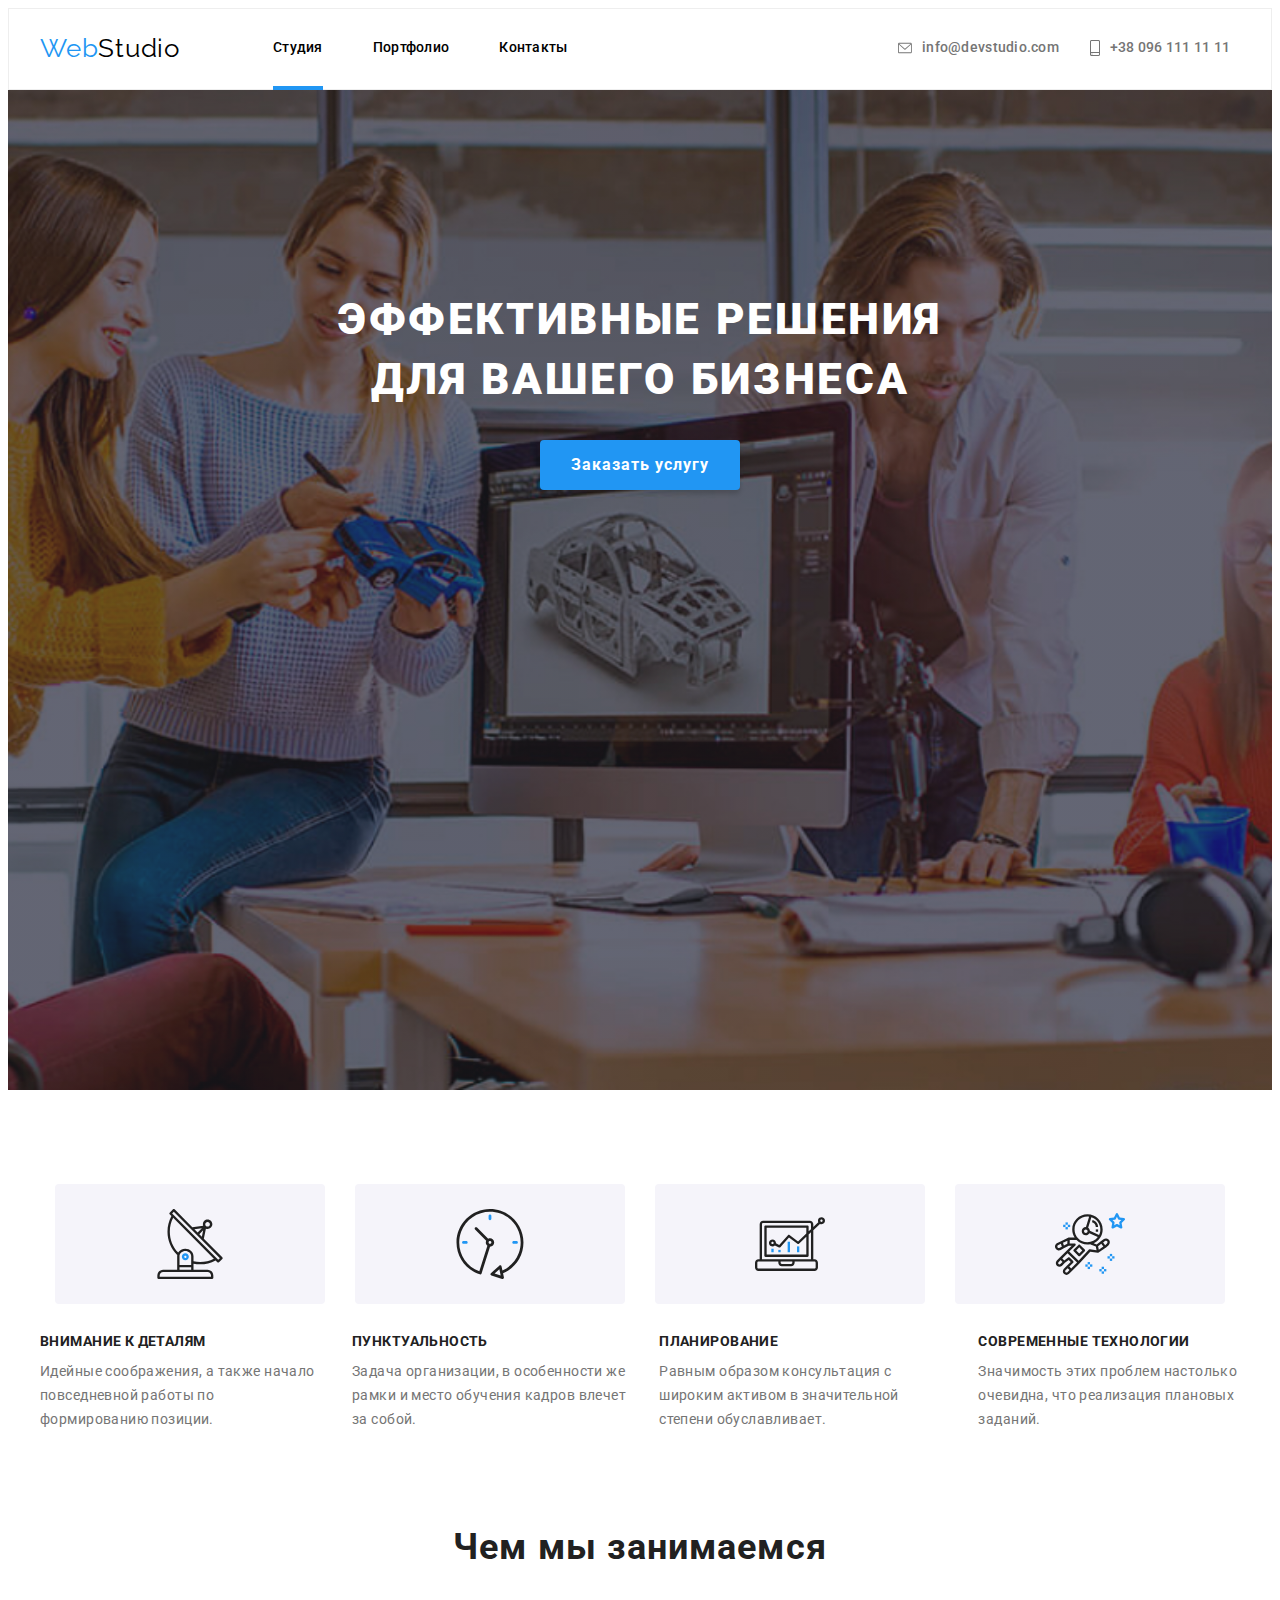
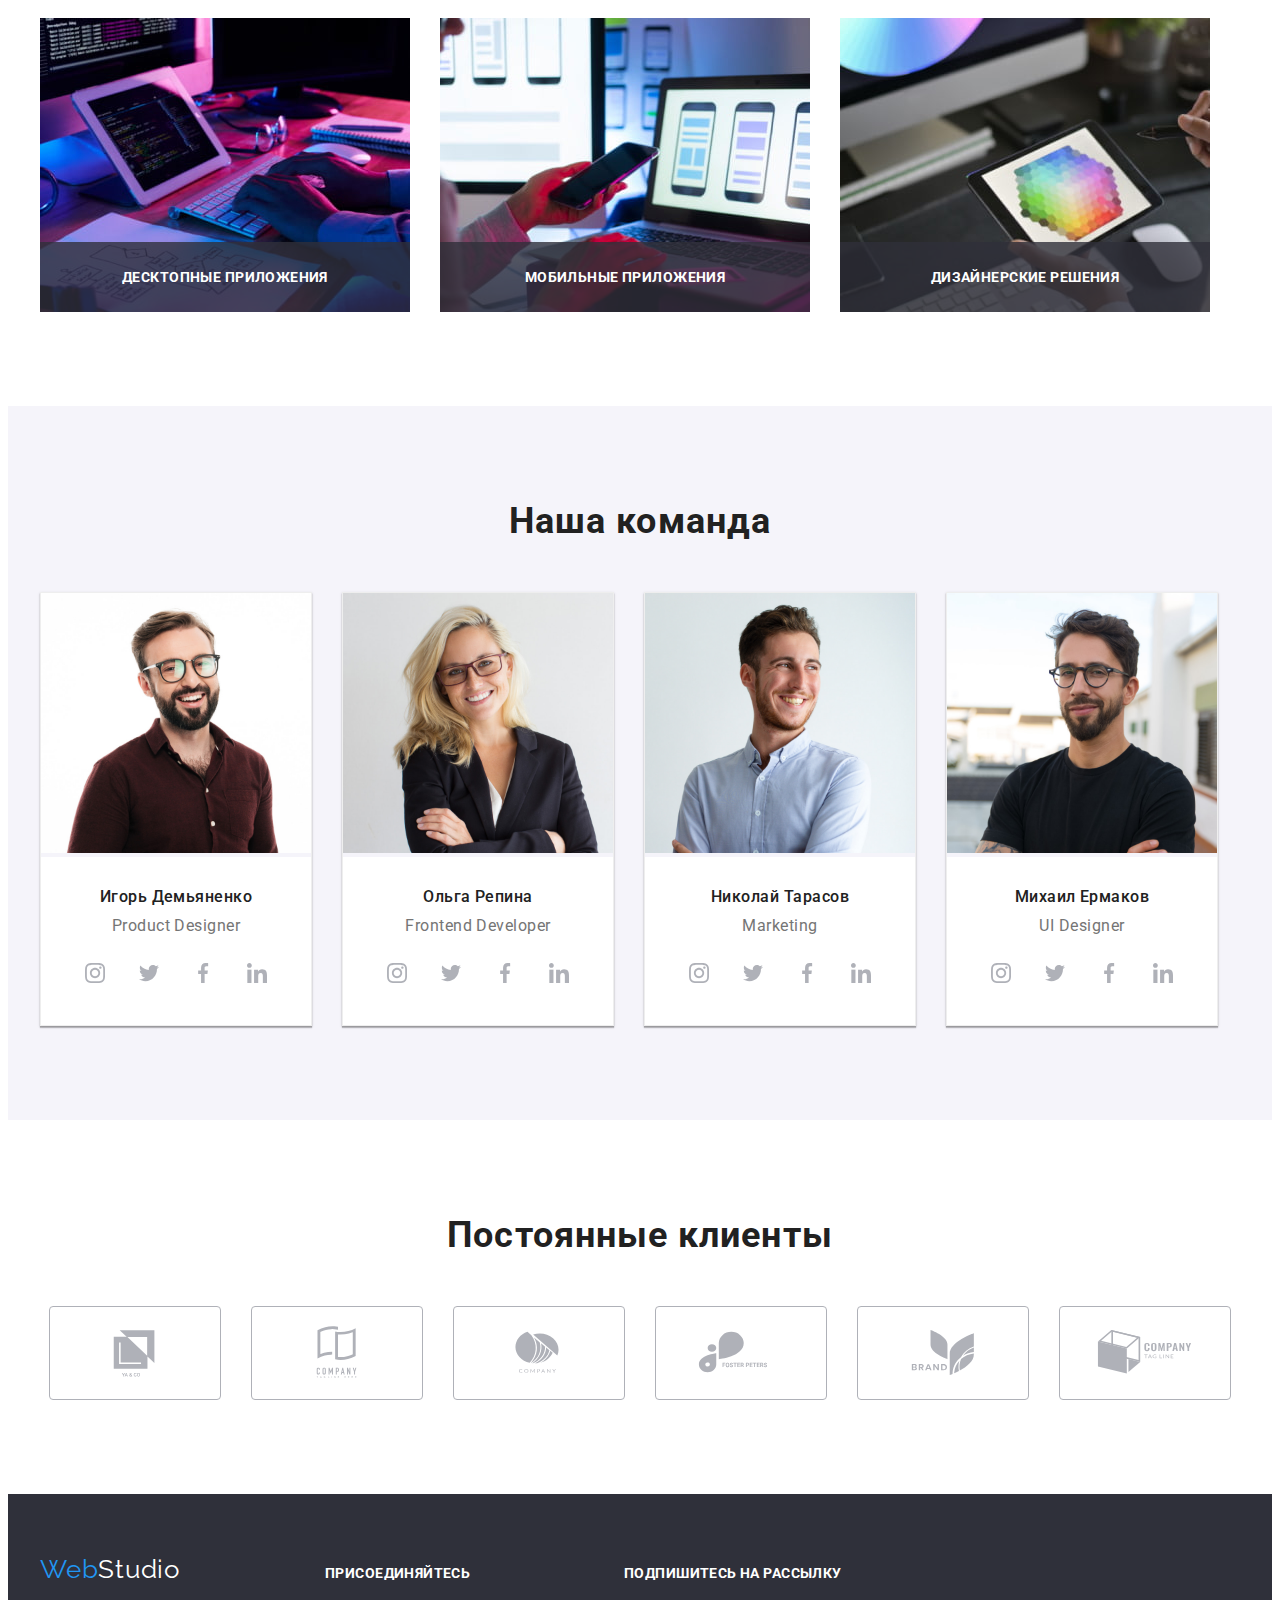
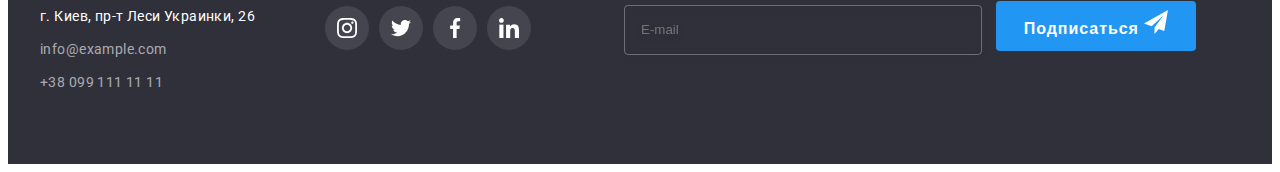
<file: index.html>
<!DOCTYPE html>
<html lang="en">
<head>
    <meta charset="UTF-8">
    <meta http-equiv="X-UA-Compatible" content="IE=edge">
    <meta name="viewport" content="width=device-width, initial-scale=1.0">
    <title>Document</title>
    <link rel="preconnect" href="https://fonts.googleapis.com">
    <link rel="preconnect" href="https://fonts.gstatic.com" crossorigin>
    <link href="https://fonts.googleapis.com/css2?family=Raleway:wght@700&family=Roboto:wght@400;500;700;900&display=swap" rel="stylesheet">
    <link rel="stylesheet" href="https://cdnjs.cloudflare.com/ajax/libs/modern-normalize/1.1.0/modern-normalize.min.css" integrity="sha512-wpPYUAdjBVSE4KJnH1VR1HeZfpl1ub8YT/NKx4PuQ5NmX2tKuGu6U/JRp5y+Y8XG2tV+wKQpNHVUX03MfMFn9Q==" crossorigin="anonymous" referrerpolicy="no-referrer" />
    <link rel="stylesheet" href="./css/main.css">
</head>
<body>
    <header class="header">
        <div class="container header__container">
            <a class="logo" href=""><span class="logo-accent">Web</span>Studio</a>
        <nav class="navigation">
            <ul class="header-list">
                <li class="header-list__item current"><a href="./index.html" class="header-list__link ">Студия</a></li>
                <li class="header-list__item"><a href="./portfolio.html" class="header-list__link">Портфолио</a></li>
                <li class="header-list__item"><a href="" class="header-list__link">Контакты</a></li>
            </ul> 
        </nav>
            <ul class="header-list contact">
                <li class="header-list__item mail"><a href="mailto:info@devstudio.com" class="header-list__mail">
                    <svg class="header-list__icon" width="16" height="12">
                        <use href="./images/icons.svg#icon-envelope"></use>
                    </svg>
                    info@devstudio.com</a>
                </li>
                <li class="header-list__item tel"><a href="tel:+380961111111" class="header-list__tel">
                    <svg class="header-list__icon" width="10" height="16">
                        <use href="./images/icons.svg#icon-smartphone"></use>
                    </svg>
                    +38 096 111 11 11</a>
                </li>
            </ul>
        </div>
    </header>
    <main>
            <section class="title">
                <div class="container">
                    <h1 class="title__text">Эффективные решения <br> для вашего бизнеса</h1>
                    <button type="button" class="title__btn" data-modal-open>Заказать услугу</button>
                </div>
            </section>
        
            <section class="about">
                <div class="container">
                    <div class="about-icon">
                        <ul class="about-icon__list">
                            <li class="about-icon__item">
                                <svg class="about-icon-svg" width="70" height="70">
                                    <use href="./images/icons.svg#icon-antenna-1"></use>
                                </svg>
                            </li>
                            <li class="about-icon__item">
                                <svg class="about-icon-svg" width="70" height="70">
                                    <use href="./images/icons.svg#icon-clock-1"></use>
                                </svg>
                            </li>
                            <li class="about-icon__item">
                                <svg class="about-icon-svg" width="70" height="70">
                                    <use href="./images/icons.svg#icon-diagram-1"></use>
                                </svg>
                            </li>
                            <li class="about-icon__item">
                                <svg class="about-icon-svg" width="70" height="70">
                                    <use href="./images/icons.svg#icon-astronaut-1"></use>
                                </svg>
                            </li>
                        </ul>
                    </div>
                    <ul class="about-list">
                        <li class="about-list__item">
                            <h3 class="about-list__title">Внимание к деталям</h3>
                            <p class="about-list__text">Идейные соображения, а также начало повседневной работы по формированию позиции.</p>
                        </li>
                        <li class="about-list__item">
                            <h3 class="about-list__title">Пунктуальность</h3>
                            <p class="about-list__text">Задача организации, в особенности же рамки и место обучения кадров влечет за собой.</p>
                        </li>
                        <li class="about-list__item">
                            <h3 class="about-list__title">Планирование</h3>
                            <p class="about-list__text">Равным образом консультация с широким активом в значительной степени обуславливает.</p>
                        </li>
                        <li class="about-list__item">
                            <h3 class="about-list__title">Современные технологии</h3>
                            <p class="about-list__text">Значимость этих проблем настолько очевидна, что реализация плановых заданий.</p>
                        </li>
                    </ul>
                </div>
            </section>
            <section class="work">
                <div class="container">
                    <h2 class="work__title">Чем мы занимаемся</h2>
                        <ul class="work-list">
                            <li class="work-list__item">
                                <div class="work-list__container">
                                <img src="./images/img1.jpg" width="370" alt="создание проектов">
                                <div class="work-content">
                                    <p class="work-content__text">Десктопные приложения</p>
                                </div>
                                </div>
                            </li>
                            <li class="work-list__item">
                                <div class="work-list__container">
                                <img src="./images/img2.jpg" width="370" alt="оформление проектов">
                                <div class="work-content">
                                    <p class="work-content__text">Мобильные приложения</p>
                                </div>
                            </div>
                            </li>
                            <li class="work-list__item">
                                <div class="work-list__container">
                                <img src="./images/img3.jpg" width="370" alt="дизайн проектов">
                                <div class="work-content">
                                    <p class="work-content__text">Дизайнерские решения</p>
                                </div>
                            </div>
                            </li>
                        </ul>
                </div>   
            </section>
            <section class="hero">
                <div class="container">
                    <h2 class="hero__title">Наша команда</h2>
                        <ul class="hero-list">
                            <li class="hero-list__item">
                                <img class="hero-list__img" 
                                        src="./images/igor.jpg" 
                                        width="370" 
                                        alt="мужчина в темной рубашке">
                                    <div class="hero-list__container">
                                        <h3 class="hero-list__name">Игорь Демьяненко</h3>
                                        <p class="hero-list__text">Product Designer</p>
                                        <ul class="hero-socials list">
                                            <li class="hero-socials__item">
                                                <a href="" class="hero-socials__link">
                                                    <svg class="hero-socials__icon" width="20" height="20">
                                                        <use href="./images/icons.svg#icon-instagram"></use>
                                                    </svg>
                                                </a>
                                            </li>
                                            <li class="hero-socials__item">
                                                <a href="" class="hero-socials__link">
                                                    <svg class="hero-socials__icon" width="20" height="20">
                                                        <use href="./images/icons.svg#icon-twitter"></use>
                                                    </svg>
                                                </a>
                                            </li>
                                            <li class="hero-socials__item">
                                                <a href="" class="hero-socials__link">
                                                    <svg class="hero-socials__icon" width="20" height="20">
                                                        <use href="./images/icons.svg#icon-facebook"></use>
                                                    </svg>
                                                </a>
                                            </li>
                                            <li class="hero-socials__item">
                                                <a href="" class="hero-socials__link">
                                                    <svg class="hero-socials__icon" width="20" height="20">
                                                        <use href="./images/icons.svg#icon-linkedin"></use>
                                                    </svg>
                                                </a>
                                            </li>
                                        </ul>
                                    </div>
                            </li>
                            <li class="hero-list__item">
                                <img class="hero-list__img"  
                                        src="./images/olga.jpg" 
                                        width="370" 
                                        alt="женщина в черном пиджаке">
                                    <div class="hero-list__container">
                                        <h3 class="hero-list__name">Ольга Репина</h3>
                                        <p class="hero-list__text">Frontend Developer</p>
                                        <ul class="hero-socials list">
                                            <li class="hero-socials__item">
                                                <a href="" class="hero-socials__link">
                                                    <svg class="hero-socials__icon" width="20" height="20">
                                                        <use href="./images/icons.svg#icon-instagram"></use>
                                                    </svg>
                                                </a>
                                            </li>
                                            <li class="hero-socials__item">
                                                <a href="" class="hero-socials__link">
                                                    <svg class="hero-socials__icon" width="20" height="20">
                                                        <use href="./images/icons.svg#icon-twitter"></use>
                                                    </svg>
                                                </a>
                                            </li>
                                            <li class="hero-socials__item">
                                                <a href="" class="hero-socials__link">
                                                    <svg class="hero-socials__icon" width="20" height="20">
                                                        <use href="./images/icons.svg#icon-facebook"></use>
                                                    </svg>
                                                </a>
                                            </li>
                                            <li class="hero-socials__item">
                                                <a href="" class="hero-socials__link">
                                                    <svg class="hero-socials__icon" width="20" height="20">
                                                        <use href="./images/icons.svg#icon-linkedin"></use>
                                                    </svg>
                                                </a>
                                            </li>
                                        </ul>
                                    </div>
                            </li>
                            <li class="hero-list__item">
                                <img class="hero-list__img"  
                                        src="./images/nikolay.jpg" 
                                        width="370" 
                                        alt="мужчина в светлой рубашке">
                                    <div class="hero-list__container">
                                        <h3 class="hero-list__name">Николай Тарасов</h3>
                                        <p class="hero-list__text">Marketing</p>
                                        <ul class="hero-socials list">
                                            <li class="hero-socials__item">
                                                <a href="" class="hero-socials__link">
                                                    <svg class="hero-socials__icon" width="20" height="20">
                                                        <use href="./images/icons.svg#icon-instagram"></use>
                                                    </svg>
                                                </a>
                                            </li>
                                            <li class="hero-socials__item">
                                                <a href="" class="hero-socials__link">
                                                    <svg class="hero-socials__icon" width="20" height="20">
                                                        <use href="./images/icons.svg#icon-twitter"></use>
                                                    </svg>
                                                </a>
                                            </li>
                                            <li class="hero-socials__item">
                                                <a href="" class="hero-socials__link">
                                                    <svg class="hero-socials__icon" width="20" height="20">
                                                        <use href="./images/icons.svg#icon-facebook"></use>
                                                    </svg>
                                                </a>
                                            </li>
                                            <li class="hero-socials__item">
                                                <a href="" class="hero-socials__link">
                                                    <svg class="hero-socials__icon" width="20" height="20">
                                                        <use href="./images/icons.svg#icon-linkedin"></use>
                                                    </svg>
                                                </a>
                                            </li>
                                        </ul>
                                    </div>
                            </li>
                            <li class="hero-list__item">
                                <img class="hero-list__img"  
                                        src="./images/mihail.jpg" 
                                        width="370" 
                                        alt="мужчина в черной футболке">
                                    <div class="hero-list__container">
                                        <h3 class="hero-list__name">Михаил Ермаков</h3>
                                        <p class="hero-list__text">UI Designer</p>
                                        <ul class="hero-socials list">
                                            <li class="hero-socials__item">
                                                <a href="" class="hero-socials__link">
                                                    <svg class="hero-socials__icon" width="20" height="20">
                                                        <use href="./images/icons.svg#icon-instagram"></use>
                                                    </svg>
                                                </a>
                                            </li>
                                            <li class="hero-socials__item">
                                                <a href="" class="hero-socials__link">
                                                    <svg class="hero-socials__icon" width="20" height="20">
                                                        <use href="./images/icons.svg#icon-twitter"></use>
                                                    </svg>
                                                </a>
                                            </li>
                                            <li class="hero-socials__item">
                                                <a href="" class="hero-socials__link">
                                                    <svg class="hero-socials__icon" width="20" height="20">
                                                        <use href="./images/icons.svg#icon-facebook"></use>
                                                    </svg>
                                                </a>
                                            </li>
                                            <li class="hero-socials__item">
                                                <a href="" class="hero-socials__link">
                                                    <svg class="hero-socials__icon" width="20" height="20">
                                                        <use href="./images/icons.svg#icon-linkedin"></use>
                                                    </svg>
                                                </a>
                                            </li>
                                        </ul>
                                    </div>
                            </li>
                        </ul>
                </div>
            </section>
            <section class="client">
                <div class="container ">
                    <h2 class="client__title">Постоянные клиенты</h2>
                    <ul class="client-list">
                        <li class="client-list__item">
                            <a href="" class="client-list__link">
                            <svg class="client-list__icon" width="106" height="60">
                                <use href="./images/icons.svg#icon-Logo"></use>
                            </svg></a>
                        </li>
                        <li class="client-list__item">
                            <a href="" class="client-list__link">
                            <svg class="client-list__icon" width="106" height="60">
                                <use href="./images/icons.svg#icon-Logo1"></use>
                            </svg></a>
                        </li>
                        <li class="client-list__item">
                            <a href="" class="client-list__link">
                            <svg class="client-list__icon" width="106" height="60">
                                <use href="./images/icons.svg#icon-Logo2"></use>
                            </svg></a>
                        </li>
                        <li class="client-list__item">
                            <a href="" class="client-list__link">
                            <svg class="client-list__icon" width="106" height="60">
                                <use href="./images/icons.svg#icon-Logo3"></use>
                            </svg></a>
                        </li>
                        <li class="client-list__item">
                            <a href="" class="client-list__link">
                            <svg class="client-list__icon" width="106" height="60">
                                <use href="./images/icons.svg#icon-Logo4"></use>
                            </svg></a>
                        </li>
                        <li class="client-list__item">
                            <a href="" class="client-list__link">
                            <svg class="client-list__icon" width="106" height="60">
                                <use href="./images/icons.svg#icon-Logo5"></use>
                            </svg></a>
                        </li>
                    </ul>
                </div>
            </section>
    </main>
    <footer class="footer">
        <div class="container footer-contact">
            <div class="footer-adress">
                <p class="footer-logo"><a href=""><span class="footer-logo-accent">Web</span><span class="footer-logo-accent2">Studio</span></a></p>
                    <address class="footer-adress">
                        <ul class="footer-list">
                            <li class="footer-list__item"><a href="https://goo.gl/maps/Z9ZCg7nxZUZiddY49" class="footer-list__adress">г. Киев, пр-т Леси Украинки, 26</a></li>
                            <li class="footer-list__item"><a href="mailto:info@devstudio.com" class="footer-list__mail">info@example.com</a></li>
                            <li class="footer-list__item"><a href="tel:+380961111111" class="footer-list__tel">+38 099 111 11 11</a></li>
                        </ul>    
                    </address>
            </div>
            <div class="footer-social">
                <p class="footer-social__title">присоединяйтесь</p>
                    <ul class="social-list">
                        <li class="social-list__item">
                            <a href="" class="social-list__link">
                                <svg class="social-list__icon" width="20" height="20">
                                    <use href="./images/icons.svg#icon-instagram"></use>
                                </svg>
                            </a>
                        </li>
                        <li class="social-list__item">
                            <a href="" class="social-list__link">
                                <svg class="social-list__icon" width="20" height="20">
                                    <use href="./images/icons.svg#icon-twitter"></use>
                                </svg>
                            </a>
                        </li>
                        <li class="social-list__item">
                            <a href="" class="social-list__link">
                                <svg class="social-list__icon" width="20" height="20">
                                    <use href="./images/icons.svg#icon-facebook"></use>
                                </svg>
                            </a>
                        </li>
                        <li class="social-list__item">
                            <a href="" class="social-list__link">
                                <svg class="social-list__icon" width="20" height="20">
                                    <use href="./images/icons.svg#icon-linkedin"></use>
                                </svg>
                            </a>
                        </li>
                    </ul>
            </div>
            <div class="subscription">
                <p class="subscription__text">Подпишитесь на рассылку</p>
                <div class="email-form">
                    <input 
                        type="email" 
                        name="email" 
                        id="email" 
                        class="email-form__input"
                        placeholder="E-mail">
                        <button type="submit" class="subscription-btn">
                            Подписаться
                            <svg class="subscription-btn__icon" width="24" height="24">
                                <use href="./images/icons.svg#icon-icon-send"></use>
                            </svg>
                        </button>
                </div>
            </div>
        </div>
    </footer>
    <div class="backdrop is-hidden" data-modal>
        <div class="modal">
            <button type="button" class="modal-close-btn" data-modal-close>
                <svg class="modal-icon" width="11" height="11">
                    <use href="./images/icons.svg#icon-Vector"></use>
                </svg>
            </button>
            <p class="modal-title">Оставьте свои данные, мы вам перезвоним</p>
            <form class="modal-form">
                <div class="form-field">
                    <label class="modal-label" for="user-name">Имя</label>
                        <div class="modal-input-wrap">
                            <input 
                                type="text" 
                                name="user-name" 
                                class="modal-input" 
                            />
                            <svg class="input-icon" width="18" height="18">
                                <use href="./images/icons.svg#icon-person-black"></use>
                            </svg>
                        </div>
                </div>
                <div class="form-field">
                    <label class="modal-label" for="user-tel">Телефон</label>
                        <div class="modal-input-wrap">
                            <input 
                                type="tel" 
                                name="user-tel" 
                                class="modal-input" 
                            />  
                            <svg class="input-icon" width="18" height="18">
                                <use href="./images/icons.svg#icon-phone-black"></use>
                            </svg>
                        </div>
                </div>
                <div class="form-field">
                    <label class="modal-label" for="user-email">Почта</label>
                        <div class="modal-input-wrap">
                            <input 
                                type="email" 
                                name="user-email" 
                                class="modal-input" 
                            />
                            <svg class="input-icon" width="18" height="18">
                                <use href="./images/icons.svg#icon-email-black"></use>
                            </svg>
                        </div>
                </div>
                <div class="form-field">
                    <label class="modal-label" for="user-text">Комментарий</label>
                        <textarea 
                            name="user-text" 
                            id="user-text" 
                            cols="30" rows="10"
                            class="modal-text" 
                            placeholder="Введите текст"
                        ></textarea>
                    </div>
                        <div class="form-field">
                            <input 
                                type="checkbox" 
                                class="modal-check visually-hidden"
                                id="modal-check"
                                name="modal-check"
                            />
                            <label for="modal-check" class="modal-check-text"
                            ><span class="modal-span-text">
                                <svg class="modal-check-icon" width="16" height="15">
                                    <use href="./images/icons.svg#icon-check"></use>
                                </svg>
                            </span> Соглашаюсь с рассылкой и принимаю <a class="modal-text-link" href="">Условия договора</a></label>
                        </div>
                
                <div class="modal-btn-conteiner">
                    <button class="modal-btn" type="submit">Отправить</button>
                </div>
            </form>
        </div>
    </div>
    <script src="./js/modal.js"></script>
</body>
</html>
</file>
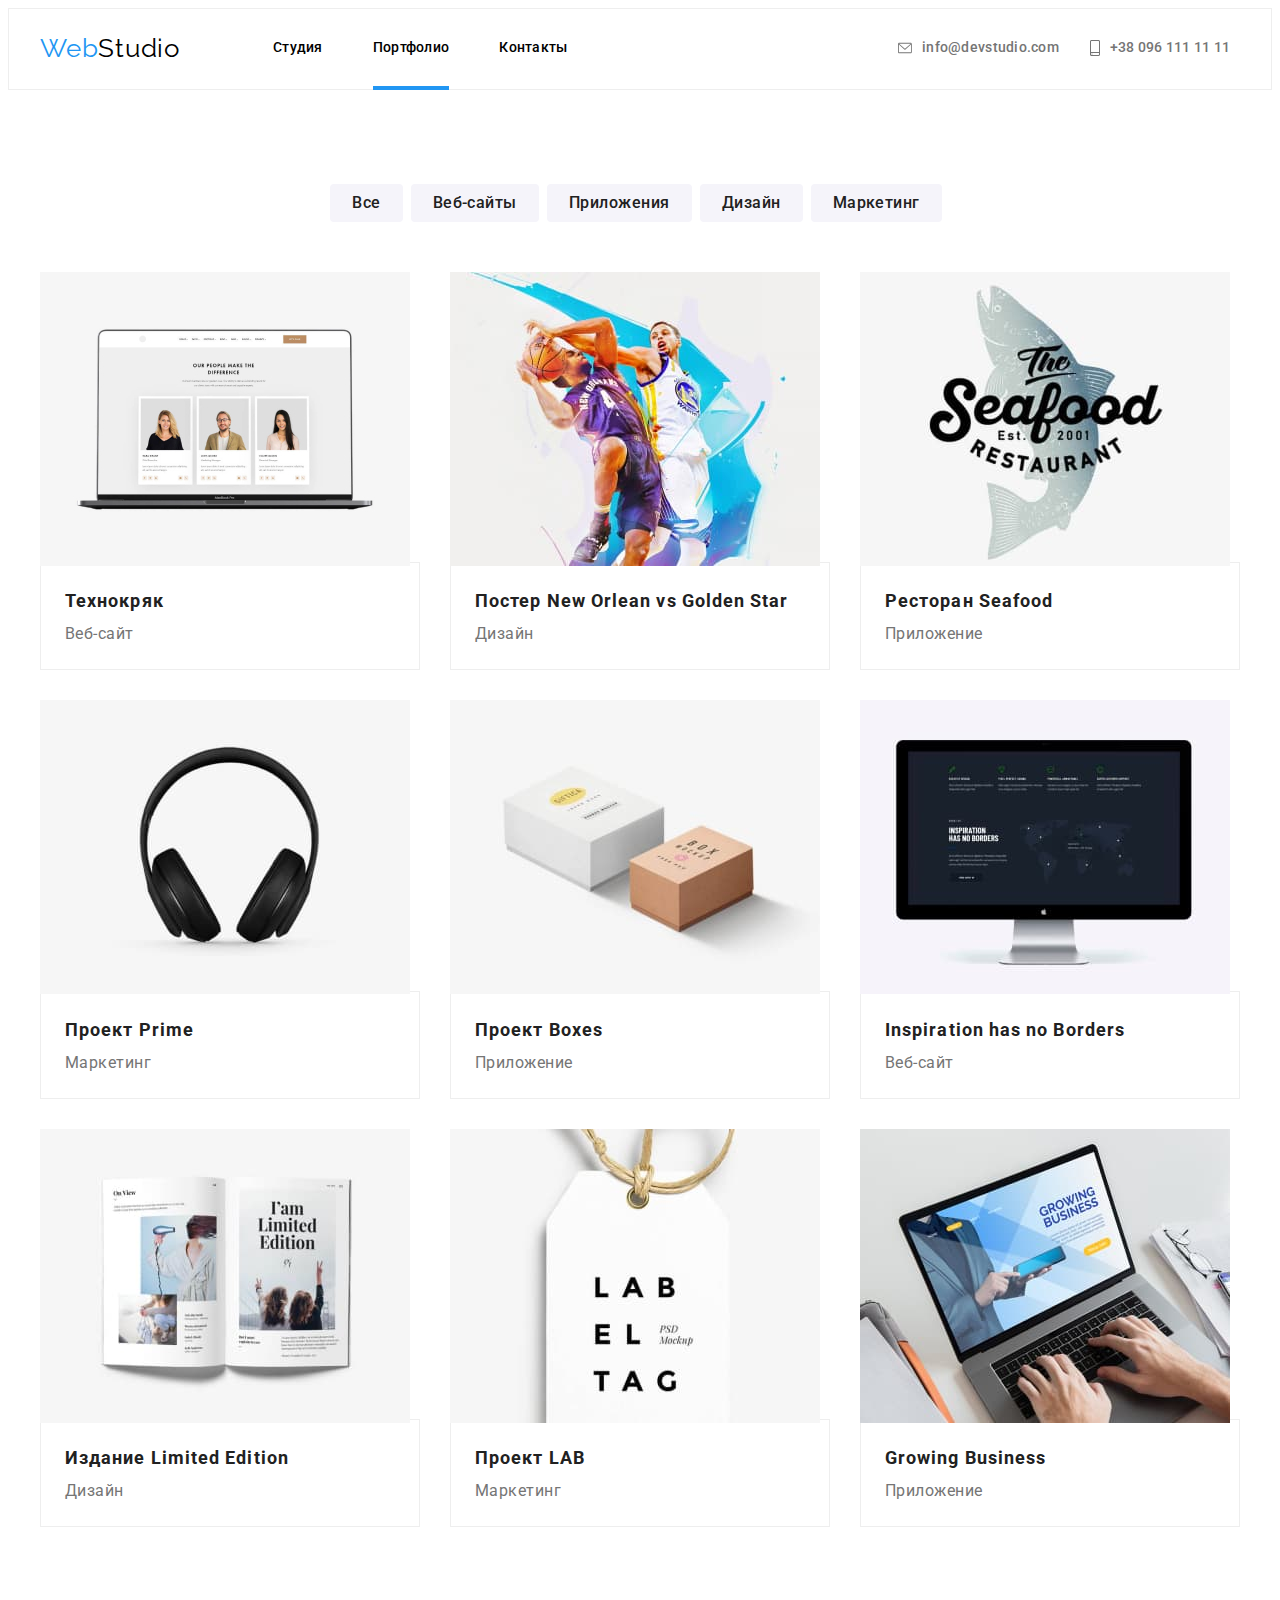
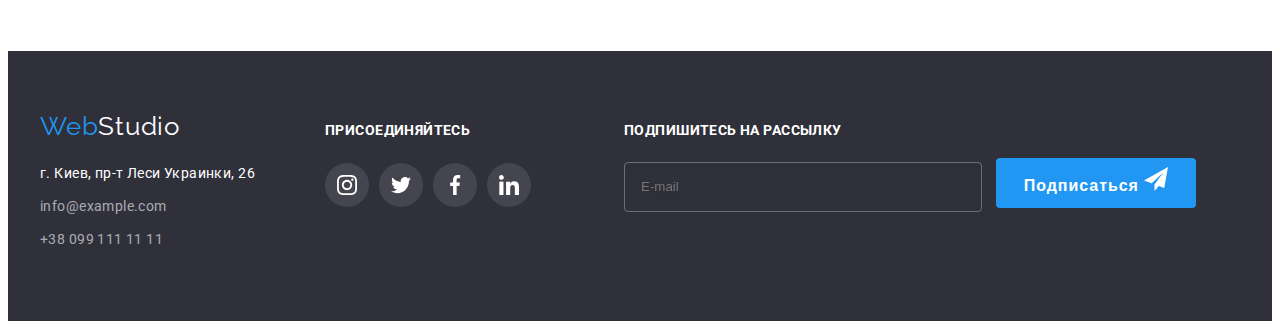
<file: portfolio.html>
<!DOCTYPE html>
<html lang="en">
<head>
    <meta charset="UTF-8">
    <meta http-equiv="X-UA-Compatible" content="IE=edge">
    <meta name="viewport" content="width=device-width, initial-scale=1.0">
    <title>Document</title>
    <link rel="preconnect" href="https://fonts.googleapis.com">
    <link rel="preconnect" href="https://fonts.gstatic.com" crossorigin>
    <link href="https://fonts.googleapis.com/css2?family=Raleway:wght@700&family=Roboto:wght@400;500;700;900&display=swap" rel="stylesheet">
    <link rel="stylesheet" href="https://cdnjs.cloudflare.com/ajax/libs/modern-normalize/1.1.0/modern-normalize.min.css" integrity="sha512-wpPYUAdjBVSE4KJnH1VR1HeZfpl1ub8YT/NKx4PuQ5NmX2tKuGu6U/JRp5y+Y8XG2tV+wKQpNHVUX03MfMFn9Q==" crossorigin="anonymous" referrerpolicy="no-referrer" />
    <link rel="stylesheet" href="./css/main.css">
</head>
</head>
<body>
    <header class="header">
        <div class="container header__container">
            <a class="logo" href=""><span class="logo-accent">Web</span>Studio</a>
        <nav class="navigation">
            <ul class="header-list">
                <li class="header-list__item"><a href="./index.html" class="header-list__link ">Студия</a></li>
                <li class="header-list__item current"><a href="./portfolio.html" class="header-list__link">Портфолио</a></li>
                <li class="header-list__item"><a href="" class="header-list__link">Контакты</a></li>
            </ul> 
        </nav>
            <ul class="header-list contact">
                <li class="header-list__item mail"><a href="mailto:info@devstudio.com" class="header-list__mail">
                    <svg class="header-list__icon" width="16" height="12">
                        <use href="./images/icons.svg#icon-envelope"></use>
                    </svg>
                    info@devstudio.com</a>
                </li>
                <li class="header-list__item tel"><a href="tel:+380961111111" class="header-list__tel">
                    <svg class="header-list__icon" width="10" height="16">
                        <use href="./images/icons.svg#icon-smartphone"></use>
                    </svg>
                    +38 096 111 11 11</a>
                </li>
            </ul>
        </div>
    </header>
    <main>
        <section class="gallery">
            <div class="container">
                <ul class="control-list">
                    <li class="control-list__item">
                        <button type="button" class="control-list__btn">Все</button>
                    </li>
                    <li class="control-list__item">
                        <button type="button" class="control-list__btn">Веб-сайты</button> 
                    </li>
                    <li class="control-list__item">
                            <button type="button" class="control-list__btn">Приложения</button>
                    </li>
                    <li class="control-list__item">
                        <button type="button" class="control-list__btn">Дизайн</button>
                    </li>
                    <li class="control-list__item">
                        <button type="button" class="control-list__btn">Маркетинг</button>
                    </li>
                </ul>
            </div>
            <div class="container">    
                <ul class="gallery-list">
                    <li class="gallery-list__item">
                        <div class="gellery-wrap">
                            <img class="gallery-wrap__img" src="./images/teh.jpg" width="370" alt="ноутбук">
                            <p class="gellery-wrap__text">Технокряк это современная площадка распространения коронавируса. Компании используют эту платформу для цифрового шпионажа и атак на защищённые сервера конкурентов.</p>
                        </div>
                        <div class="gallery-container">
                            <h2 class="gallery-container__title">Технокряк</h2>
                            <p class="gallery-container__text">Веб-сайт</p>
                        </div>
                    </li>
                    <li class="gallery-list__item">
                        <div class="gellery-wrap">
                            <img class="gallery-wrap__img" src="./images/poster.jpg" width="370" alt="баскетболисты">
                            <p class="gellery-wrap__text">Технокряк это современная площадка распространения коронавируса. Компании используют эту платформу для цифрового шпионажа и атак на защищённые сервера конкурентов.</p>
                        </div>
                        <div class="gallery-container">
                            <h2 class="gallery-container__title">Постер New Orlean vs Golden Star</h2>
                            <p class="gallery-container__text">Дизайн</p>
                        </div>
                    </li>
                    <li class="gallery-list__item">
                        <div class="gellery-wrap">
                            <img class="gallery-wrap__img" src="./images/seafood.jpg" width="370" alt="лого с рыбой">
                            <p class="gellery-wrap__text">Технокряк это современная площадка распространения коронавируса. Компании используют эту платформу для цифрового шпионажа и атак на защищённые сервера конкурентов.</p>
                        </div>
                        <div class="gallery-container">
                            <h2 class="gallery-container__title">Ресторан Seafood</h2>
                            <p class="gallery-container__text">Приложение</p>
                        </div>
                    </li>
                    <li class="gallery-list__item">
                        <div class="gellery-wrap">
                            <img class="gallery-wrap__img" src="./images/prime.jpg" width="370" alt="наушники">
                            <p class="gellery-wrap__text">Технокряк это современная площадка распространения коронавируса. Компании используют эту платформу для цифрового шпионажа и атак на защищённые сервера конкурентов.</p>
                        </div>
                        <div class="gallery-container">
                            <h2 class="gallery-container__title">Проект Prime</h2>
                            <p class="gallery-container__text">Маркетинг</p>
                        </div>
                    </li>
                    <li class="gallery-list__item">
                        <div class="gellery-wrap">
                            <img class="gallery-wrap__img" src="./images/boxes.jpg" width="370" alt="коробки">
                            <p class="gellery-wrap__text">Технокряк это современная площадка распространения коронавируса. Компании используют эту платформу для цифрового шпионажа и атак на защищённые сервера конкурентов.</p>
                        </div>
                        <div class="gallery-container">
                            <h2 class="gallery-container__title">Проект Boxes</h2>
                            <p class="gallery-container__text">Приложение</p>
                        </div>
                    </li>
                    <li class="gallery-list__item">
                        <div class="gellery-wrap">
                            <img class="gallery-wrap__img" src="./images/borders.jpg" width="370" alt="монитор">
                            <p class="gellery-wrap__text">Технокряк это современная площадка распространения коронавируса. Компании используют эту платформу для цифрового шпионажа и атак на защищённые сервера конкурентов.</p>
                        </div>
                        <div class="gallery-container">
                            <h2 class="gallery-container__title">Inspiration has no Borders</h2>
                            <p class="gallery-container__text">Веб-сайт</p>
                        </div>
                    </li>
                    <li class="gallery-list__item">
                        <div class="gellery-wrap">
                            <img class="gallery-wrap__img" src="./images/edition.jpg" width="370" alt="книга">
                            <p class="gellery-wrap__text">Технокряк это современная площадка распространения коронавируса. Компании используют эту платформу для цифрового шпионажа и атак на защищённые сервера конкурентов.</p>
                        </div>
                        <div class="gallery-container">
                            <h2 class="gallery-container__title">Издание Limited Edition</h2>
                            <p class="gallery-container__text">Дизайн</p>
                        </div>
                    </li>
                    <li class="gallery-list__item">
                        <div class="gellery-wrap">
                            <img class="gallery-wrap__img" src="./images/lab.jpg" width="370" alt="бирка">
                            <p class="gellery-wrap__text">Технокряк это современная площадка распространения коронавируса. Компании используют эту платформу для цифрового шпионажа и атак на защищённые сервера конкурентов.</p>
                        </div>
                        <div class="gallery-container">
                            <h2 class="gallery-container__title">Проект LAB</h2>
                            <p class="gallery-container__text">Маркетинг</p>
                        </div>
                    </li>
                    <li class="gallery-list__item">
                        <div class="gellery-wrap">
                            <img class="gallery-wrap__img" src="./images/growing.jpg" width="370" alt="работает на ноутбуке">
                            <p class="gellery-wrap__text">Технокряк это современная площадка распространения коронавируса. Компании используют эту платформу для цифрового шпионажа и атак на защищённые сервера конкурентов.</p>
                        </div>
                        <div class="gallery-container">
                            <h2 class="gallery-container__title">Growing Business</h2>
                            <p class="gallery-container__text">Приложение</p>
                        </div>
                    </li>
                </ul>
            </div>
        </section>
    </main>
    <footer class="footer">
        <div class="container footer-contact">
            <div class="footer-adress">
                <p class="footer-logo"><a href=""><span class="footer-logo-accent">Web</span><span class="footer-logo-accent2">Studio</span></a></p>
                    <address class="footer-adress">
                        <ul class="footer-list">
                            <li class="footer-list__item"><a href="https://goo.gl/maps/Z9ZCg7nxZUZiddY49" class="footer-list__adress">г. Киев, пр-т Леси Украинки, 26</a></li>
                            <li class="footer-list__item"><a href="mailto:info@devstudio.com" class="footer-list__mail">info@example.com</a></li>
                            <li class="footer-list__item"><a href="tel:+380961111111" class="footer-list__tel">+38 099 111 11 11</a></li>
                        </ul>    
                    </address>
            </div>
            <div class="footer-social">
                <p class="footer-social__title">присоединяйтесь</p>
                    <ul class="social-list">
                        <li class="social-list__item">
                            <a href="" class="social-list__link">
                                <svg class="social-list__icon" width="20" height="20">
                                    <use href="./images/icons.svg#icon-instagram"></use>
                                </svg>
                            </a>
                        </li>
                        <li class="social-list__item">
                            <a href="" class="social-list__link">
                                <svg class="social-list__icon" width="20" height="20">
                                    <use href="./images/icons.svg#icon-twitter"></use>
                                </svg>
                            </a>
                        </li>
                        <li class="social-list__item">
                            <a href="" class="social-list__link">
                                <svg class="social-list__icon" width="20" height="20">
                                    <use href="./images/icons.svg#icon-facebook"></use>
                                </svg>
                            </a>
                        </li>
                        <li class="social-list__item">
                            <a href="" class="social-list__link">
                                <svg class="social-list__icon" width="20" height="20">
                                    <use href="./images/icons.svg#icon-linkedin"></use>
                                </svg>
                            </a>
                        </li>
                    </ul>
            </div>
            <div class="subscription">
                <p class="subscription__text">Подпишитесь на рассылку</p>
                <div class="email-form">
                    <input 
                        type="email" 
                        name="email" 
                        id="email" 
                        class="email-form__input"
                        placeholder="E-mail">
                        <button type="submit" class="subscription-btn">
                            Подписаться
                            <svg class="subscription-btn__icon" width="24" height="24">
                                <use href="./images/icons.svg#icon-icon-send"></use>
                            </svg>
                        </button>
                </div>
            </div>
        </div>
    </footer>
</body>
</html>
</file>
<file: css/main.css>
p, h1, h2, h3, h4, h5, h6 {
  margin: 0;
}

ul {
  margin: 0;
  padding: 0;
}

a {
  text-decoration: none;
  color: #000;
}

button {
  cursor: pointer;
}

body {
  font-family: 'Roboto', sans-serif;
}

.visually-hidden {
  position: absolute;
  white-space: nowrap;
  width: 1px;
  height: 1px;
  overflow: hidden;
  border: 0;
  padding: 0;
  clip: rect(0 0 0 0);
  clip-path: inset(50%);
  margin: -1px;
}

.container {
  width: 1200px;
  padding-left: 15px;
  padding-right: 15px;
  margin: 0 auto;
}

.backdrop {
  width: 100vw;
  height: 100vh;
  background-color: rgba(0, 0, 0, 0.2);
  position: fixed;
  top: 0;
  transition: opacity 500ms, visibility 500ms;
}

.backdrop.is-hidden .modal {
  transform: rotate(-300deg) scale(0.5);
}

.modal {
  width: 528px;
  height: 581px;
  background-color: #FFFFFF;
  box-shadow: 0px 1px 3px rgba(0, 0, 0, 0.12), 0px 1px 1px rgba(0, 0, 0, 0.14), 0px 2px 1px rgba(0, 0, 0, 0.2);
  border-radius: 4px;
  position: absolute;
  top: 50%;
  left: 50%;
  transform: translate(-50%, -50%) rotate(0) scale(1);
  transition: transform 500ms;
  padding: 40px;
}

.modal-close-btn {
  width: 30px;
  height: 30px;
  border-radius: 50%;
  border: 1px solid rgba(0, 0, 0, 0.1);
  background-color: transparent;
  position: absolute;
  top: 8px;
  right: 8px;
  transition: color 250ms cubic-bezier(0.4, 0, 0.2, 1);
}

.modal-close-btn:focus, .modal-close-btn:hover {
  fill: #2196F3;
}

.is-hidden {
  opacity: 0;
  pointer-events: none;
  visibility: hidden;
}

.modal-title {
  font-weight: bold;
  font-size: 20px;
  line-height: 1.3;
  text-align: center;
  letter-spacing: 0.03em;
  color: #212121;
  margin-bottom: 12px;
}

.form-field {
  margin-bottom: 10px;
  transition: color 250ms cubic-bezier(0.4, 0, 0.2, 1);
}

.modal-label {
  font-weight: normal;
  font-size: 12px;
  line-height: 14px;
  letter-spacing: 0.01em;
  color: #757575;
}

.modal-input-wrap {
  position: relative;
}

.modal-input {
  width: 100%;
  height: 40px;
  border: 1px solid rgba(33, 33, 33, 0.2);
  box-sizing: border-box;
  border-radius: 4px;
  padding-left: 40px;
  outline: none;
  transition: color 250ms cubic-bezier(0.4, 0, 0.2, 1);
}

.modal-input:focus, .modal-input:hover {
  border-color: #2196F3;
}

.modal-input:focus + .input-icon,
.modal-input:hover + .input-icon {
  fill: #2196F3;
}

.input-icon {
  position: absolute;
  left: 12px;
  top: 50%;
  transform: translateY(-50%);
  transition: color 250ms cubic-bezier(0.4, 0, 0.2, 1);
}

.modal-text {
  width: 448px;
  height: 120px;
  left: 576px;
  top: 518px;
  border: 1px solid rgba(33, 33, 33, 0.2);
  box-sizing: border-box;
  border-radius: 4px;
  padding: 14px 20px 14px 12px;
  resize: none;
  outline: none;
  margin-bottom: 20px;
}

.modal-text::placeholder {
  font-weight: normal;
  font-size: 12px;
  line-height: 14px;
  letter-spacing: 0.01em;
  color: rgba(117, 117, 117, 0.5);
}

.modal-check-text {
  font-size: 14px;
  color: #757575;
  display: flex;
  align-items: center;
  margin-bottom: 30px;
  margin-left: 12px;
}

.modal-check-text span {
  width: 16px;
  height: 15px;
  border: 2px solid #212121;
  border-radius: 2px;
  margin-right: 7px;
  display: flex;
  align-items: center;
  justify-content: center;
}

.modal-check-icon {
  fill: transparent;
}

.modal-check:checked + .modal-check-text > .modal-span-text {
  background-color: #2196F3;
  border: none;
}

.modal-check:checked + .modal-check-text svg {
  fill: #FFFFFF;
}

.modal-text-link {
  color: #2196F3;
  margin-left: 5px;
  text-decoration: underline;
}

.modal-btn-conteiner {
  text-align: center;
}

.modal-btn {
  font-family: "Roboto", sans-serif;
  font-weight: bold;
  width: 200px;
  height: 50px;
  left: 696px;
  top: 712px;
  color: #FFFFFF;
  background: #2196F3;
  box-shadow: 0px 4px 4px rgba(0, 0, 0, 0.15);
  border-radius: 4px;
  border: none;
  transition: color 250ms cubic-bezier(0.4, 0, 0.2, 1);
}

.current {
  position: relative;
}

.current::after {
  content: "";
  width: 100%;
  height: 4px;
  position: absolute;
  background-color: #2196F3;
  left: 0;
  bottom: -34px;
}

.logo {
  font-family: "Raleway", sans-serif;
  font-size: 26px;
  line-height: 1.19;
  letter-spacing: 0.03em;
  color: #000000;
  margin-right: 93px;
}

.logo-accent {
  color: #2196F3;
}

.header {
  padding-top: 24px;
  padding-bottom: 25px;
  border: 1px solid #EEEEEE;
  box-sizing: border-box;
}

.header__container {
  display: flex;
  align-items: center;
}

.header-list {
  list-style: none;
  display: flex;
  width: 294px;
  height: 16px;
  left: 453px;
  top: 32px;
  margin-right: 331px;
}

.contact {
  display: flex;
  margin-left: auto;
}

.header-list__item {
  font-weight: 500;
  font-size: 14px;
  line-height: 1.14;
  letter-spacing: 0.02em;
  color: #212121;
  list-style: none;
  margin-right: 50px;
}

.header-list__item :hover,
.header-list__item :focus {
  color: #2196F3;
}

.header-list__link {
  transition: color 250ms cubic-bezier(0.4, 0, 0.2, 1);
}

.mail {
  width: 161px;
  margin-right: 30px;
}

.header-list__mail {
  font-weight: 500;
  font-size: 14px;
  line-height: 1.14;
  letter-spacing: 0.02em;
  color: #757575;
  display: flex;
  justify-content: center;
  align-items: center;
  transition: color 250ms cubic-bezier(0.4, 0, 0.2, 1);
}

.header-list__icon {
  display: flex;
  margin-right: 10px;
  fill: currentColor;
}

.header-list__tel {
  width: 142px;
  font-weight: 500;
  font-size: 14px;
  line-height: 1.14;
  letter-spacing: 0.02em;
  color: #757575;
  display: flex;
  justify-content: center;
  align-items: center;
  transition: color 250ms cubic-bezier(0.4, 0, 0.2, 1);
}

.title__text {
  font-weight: 900;
  font-size: 44px;
  line-height: 1.36;
  text-align: center;
  letter-spacing: 0.06em;
  text-transform: uppercase;
  color: #FFFFFF;
  margin-bottom: 30px;
}

.title__btn {
  font-family: "Roboto", sans-serif;
  font-weight: bold;
  font-size: 16px;
  line-height: 1.88;
  letter-spacing: 0.06em;
  background: #2196F3;
  color: #FFFFFF;
  margin: 0 auto;
  width: 200px;
  height: 50px;
  box-shadow: 0px 4px 4px rgba(0, 0, 0, 0.15);
  border-radius: 4px;
  border: none;
}

.title {
  height: 600px;
  left: 0px;
  top: 89px;
  background: #2F303A;
  background-image: linear-gradient(rgba(47, 48, 58, 0.4), rgba(47, 48, 58, 0.4)), url(../images/fon.jpg);
  background-repeat: no-repeat;
  background-position: center;
  background-size: cover;
  text-align: center;
  margin: 0 auto;
  padding-top: 200px;
  padding-bottom: 200px;
}

.about {
  padding-top: 94px;
}

.about-icon__list {
  display: flex;
  align-items: center;
  justify-content: center;
  margin-bottom: 30px;
}

.about-icon__item {
  list-style: none;
  display: flex;
  align-items: center;
  justify-content: center;
  width: 270px;
  height: 120px;
  background: #F5F4FA;
  border-radius: 4px;
}

.about-icon__item + .about-icon__item {
  margin-left: 30px;
}

.about-list {
  display: flex;
  margin-left: 30px;
}

.about-list__item {
  list-style: none;
  margin-left: -30px;
}

.about-list__item + .about-list__item {
  margin-left: 30px;
}

.about-list__title {
  font-size: 14px;
  line-height: 1.14;
  letter-spacing: 0.03em;
  text-transform: uppercase;
  color: #212121;
  margin-bottom: 10px;
}

.about-list__text {
  font-size: 14px;
  line-height: 1.71;
  letter-spacing: 0.03em;
  color: #757575;
}

.work {
  padding-top: 94px;
  padding-bottom: 94px;
}

.work-list {
  list-style: none;
  display: flex;
}

.work-list__item + .work-list__item {
  margin-left: 30px;
}

.work__title {
  font-size: 36px;
  line-height: 1.17;
  text-align: center;
  letter-spacing: 0.03em;
  color: #212121;
  margin-bottom: 50px;
}

.work-list__container {
  position: relative;
  width: 370px;
  height: 294px;
}

.work-content {
  position: absolute;
  text-align: center;
  width: 370px;
  height: 70px;
  background-color: rgba(47, 48, 58, 0.8);
  bottom: 0;
}

.work-content__text {
  font-style: normal;
  font-weight: bold;
  font-size: 14px;
  line-height: 16px;
  letter-spacing: 0.03em;
  text-transform: uppercase;
  color: #FFFFFF;
  padding: 27px;
}

.hero {
  padding-top: 94px;
  padding-bottom: 94px;
  background: #F5F4FA;
}

.hero__title {
  font-size: 36px;
  line-height: 1.17;
  text-align: center;
  letter-spacing: 0.03em;
  color: #212121;
  margin-bottom: 50px;
}

.hero-list {
  list-style: none;
  display: flex;
  margin-left: -30px;
}

.hero-list__item {
  margin-left: 30px;
  border: 1px solid #EEEEEE;
  box-sizing: border-box;
  box-shadow: 0px 1px 3px rgba(0, 0, 0, 0.12), 0px 1px 1px rgba(0, 0, 0, 0.14), 0px 2px 1px rgba(0, 0, 0, 0.2);
}

.hero-list__container {
  padding-top: 30px;
  padding-bottom: 30px;
  background-color: #FFFFFF;
}

.hero-list__img {
  width: 270px;
}

.hero-list__name {
  font-weight: 500;
  font-size: 16px;
  line-height: 19px;
  text-align: center;
  letter-spacing: 0.03em;
  color: #212121;
  margin-bottom: 10px;
}

.hero-list__text {
  font-size: 16px;
  line-height: 1.19;
  text-align: center;
  letter-spacing: 0.03em;
  color: #757575;
  margin-bottom: 16px;
}

.hero-socials {
  list-style: none;
  display: flex;
  justify-content: center;
}

.hero-socials__item + .hero-socials__item {
  margin-left: 10px;
}

.hero-socials__link {
  width: 44px;
  height: 44px;
  background-color: #FFFFFF;
  border-radius: 50%;
  display: flex;
  align-items: center;
  justify-content: center;
  color: #AFB1B8;
  transition: color 250ms cubic-bezier(0.4, 0, 0.2, 1), background-color 250ms cubic-bezier(0.4, 0, 0.2, 1);
}

.hero-socials__link:hover, .hero-socials__link:focus {
  background-color: #2196F3;
  color: #FFFFFF;
}

.hero-socials__icon {
  fill: currentColor;
}

.client {
  padding-top: 94px;
  padding-bottom: 94px;
}

.client__title {
  font-family: "Roboto", sans-serif;
  font-size: 36px;
  line-height: 1.17;
  text-align: center;
  letter-spacing: 0.03em;
  color: #212121;
  margin-bottom: 50px;
}

.client-list {
  list-style: none;
  display: flex;
  justify-content: center;
}

.client-list__item + .client-list__item {
  margin-left: 30px;
}

.client-list__link {
  display: flex;
  align-items: center;
  justify-content: center;
  border: 1px solid #AFB1B8;
  box-sizing: border-box;
  border-radius: 4px;
  color: #AFB1B8;
  transition: color 250ms cubic-bezier(0.4, 0, 0.2, 1);
}

.client-list__link:hover, .client-list__link:focus {
  color: #2196F3;
  border: 1px solid #2196F3;
}

.client-list__icon {
  margin: 16px 32px 16px 32px;
  fill: currentColor;
}

.footer {
  background: #2F303A;
  margin: 0 auto;
  padding-top: 60px;
  padding-bottom: 60px;
}

.footer-logo {
  font-family: "Raleway", sans-serif;
  font-size: 26px;
  line-height: 1.19;
  letter-spacing: 0.03em;
  margin-bottom: 20px;
}

.footer-logo-accent {
  color: #2196F3;
}

.footer-logo-accent2 {
  color: #FFFFFF;
}

.footer-list {
  font-style: normal;
  list-style: none;
}

.footer-list__item {
  margin-bottom: 9px;
}

.footer-list__item :hover,
.footer-list__item :focus {
  color: #2196F3;
}

.footer-list__adress {
  font-size: 14px;
  line-height: 1.71;
  letter-spacing: 0.03em;
  color: #FFFFFF;
  transition: color 250ms cubic-bezier(0.4, 0, 0.2, 1);
}

.footer-list__mail {
  font-family: 'Roboto', sans-serif;
  font-style: normal;
  font-weight: normal;
  font-size: 14px;
  line-height: 1.71;
  letter-spacing: 0.03em;
  color: rgba(255, 255, 255, 0.6);
  transition: color 250ms cubic-bezier(0.4, 0, 0.2, 1);
}

.footer-list__tel {
  font-family: 'Roboto', sans-serif;
  font-style: normal;
  font-weight: normal;
  font-size: 14px;
  line-height: 1.71;
  letter-spacing: 0.03em;
  color: rgba(255, 255, 255, 0.6);
  margin-bottom: 60px;
  transition: color 250ms cubic-bezier(0.4, 0, 0.2, 1);
}

.footer-contact {
  display: flex;
  align-items: baseline;
}

.footer-social {
  margin-left: 70px;
}

.footer-social__title {
  font-family: "Roboto", sans-serif;
  font-style: normal;
  font-weight: bold;
  font-size: 14px;
  line-height: 1.71;
  letter-spacing: 0.03em;
  text-transform: uppercase;
  color: #FFFFFF;
  width: 144px;
  margin-bottom: 20px;
}

.social-list {
  list-style: none;
  display: flex;
}

.social-list__link {
  width: 44px;
  height: 44px;
  display: flex;
  align-items: center;
  justify-content: center;
  color: #FFFFFF;
  background-color: rgba(255, 255, 255, 0.1);
  border-radius: 50%;
  transition: color 250ms cubic-bezier(0.4, 0, 0.2, 1), background-color 250ms cubic-bezier(0.4, 0, 0.2, 1);
}

.social-list__link:hover, .social-list__link:focus {
  background-color: #2196F3;
}

.social-list__item + .social-list__item {
  margin-left: 10px;
}

.social-list__icon {
  fill: currentColor;
}

.subscription__text {
  font-family: 'Roboto' sans-serif;
  font-style: normal;
  font-weight: bold;
  font-size: 14px;
  line-height: 16px;
  letter-spacing: 0.03em;
  text-transform: uppercase;
  color: #FFFFFF;
  margin-bottom: 20px;
  margin-left: 93px;
}

.email-form__input {
  width: 358px;
  height: 50px;
  left: 815px;
  top: 2787px;
  border: 1px solid rgba(255, 255, 255, 0.3);
  box-sizing: border-box;
  filter: drop-shadow(0px 4px 4px rgba(0, 0, 0, 0.15));
  border-radius: 4px;
  background-color: transparent;
  margin-left: 93px;
  color: #FFFFFF;
  outline: none;
  padding-left: 16px;
}

.subscription-btn {
  width: 200px;
  height: 50px;
  background: #2196F3;
  border-radius: 4px;
  border-color: transparent;
  font-weight: bold;
  letter-spacing: 0.06em;
  color: #FFFFFF;
  margin-left: 10px;
  font-size: 16px;
  line-height: 1.88;
}

.subscription-btn__icon {
  fill: #FFFFFF;
  margin-top: 2px;
}

.gallery {
  padding-top: 94px;
  padding-bottom: 94px;
}

.control-list {
  list-style: none;
  display: flex;
  justify-content: center;
  margin-bottom: 50px;
}

.control-list__item {
  width: calc(100% /5 -8px);
  margin-right: 8px;
}

.control-list__btn {
  font-family: 'Roboto', sans-serif;
  font-style: normal;
  font-weight: 500;
  font-size: 16px;
  line-height: 1.63;
  text-align: center;
  letter-spacing: 0.03em;
  color: #212121;
  background: #F5F4FA;
  border-radius: 4px;
  border: #FFFFFF;
  padding: 6px 22px 6px 22px;
  transition: color 250ms cubic-bezier(0.4, 0, 0.2, 1), background-color 250ms cubic-bezier(0.4, 0, 0.2, 1);
}

.control-list__btn:hover, .control-list__btn:focus {
  background: #2196F3;
  color: #FFFFFF;
  box-shadow: 0px 3px 1px rgba(0, 0, 0, 0.1), 0px 1px 2px rgba(0, 0, 0, 0.08), 0px 2px 2px rgba(0, 0, 0, 0.12);
}

.gallery-list {
  list-style: none;
  display: flex;
  flex-wrap: wrap;
  margin-left: -30px;
}

.gallery-list__item {
  background: #FFFFFF;
  flex-basis: calc(100% / 3 - 30px);
  margin-left: 30px;
  margin-bottom: 30px;
  position: relative;
}

.gallery-list__item:hover {
  box-shadow: 0px 1px 1px rgba(0, 0, 0, 0.12), 0px 4px 4px rgba(0, 0, 0, 0.06), 1px 4px 6px rgba(0, 0, 0, 0.16);
}

.gallery-list__item:hover .gellery-wrap__text {
  transform: translateY(0);
}

.gellery-wrap {
  position: relative;
  overflow: hidden;
}

.gallery-wrap__img {
  width: 370px;
  height: 294px;
}

.gellery-wrap__text {
  font-style: normal;
  font-weight: 400;
  position: absolute;
  top: 0;
  left: 0;
  font-size: 18px;
  line-height: 28px;
  color: #FFFFFF;
  background-color: rgba(33, 150, 243, 0.9);
  padding: 63px 24px;
  height: 100%;
  transform: translateY(100%);
  transition: transform 250ms cubic-bezier(0.4, 0, 0.2, 1);
}

.gallery-container {
  margin-top: -2%;
  padding: 20px 24px 20px 24px;
  border: 1px solid #EEEEEE;
  box-sizing: border-box;
}

.gallery-container__title {
  font-family: 'Roboto', sans-serif;
  font-style: normal;
  font-weight: bold;
  font-size: 18px;
  line-height: 36px;
  letter-spacing: 0.06em;
  color: #212121;
}

.gallery-container__text {
  font-family: 'Roboto', sans-serif;
  font-style: normal;
  font-weight: normal;
  font-size: 16px;
  line-height: 30px;
  letter-spacing: 0.03em;
  color: #757575;
}
/*# sourceMappingURL=main.css.map */
</file>
